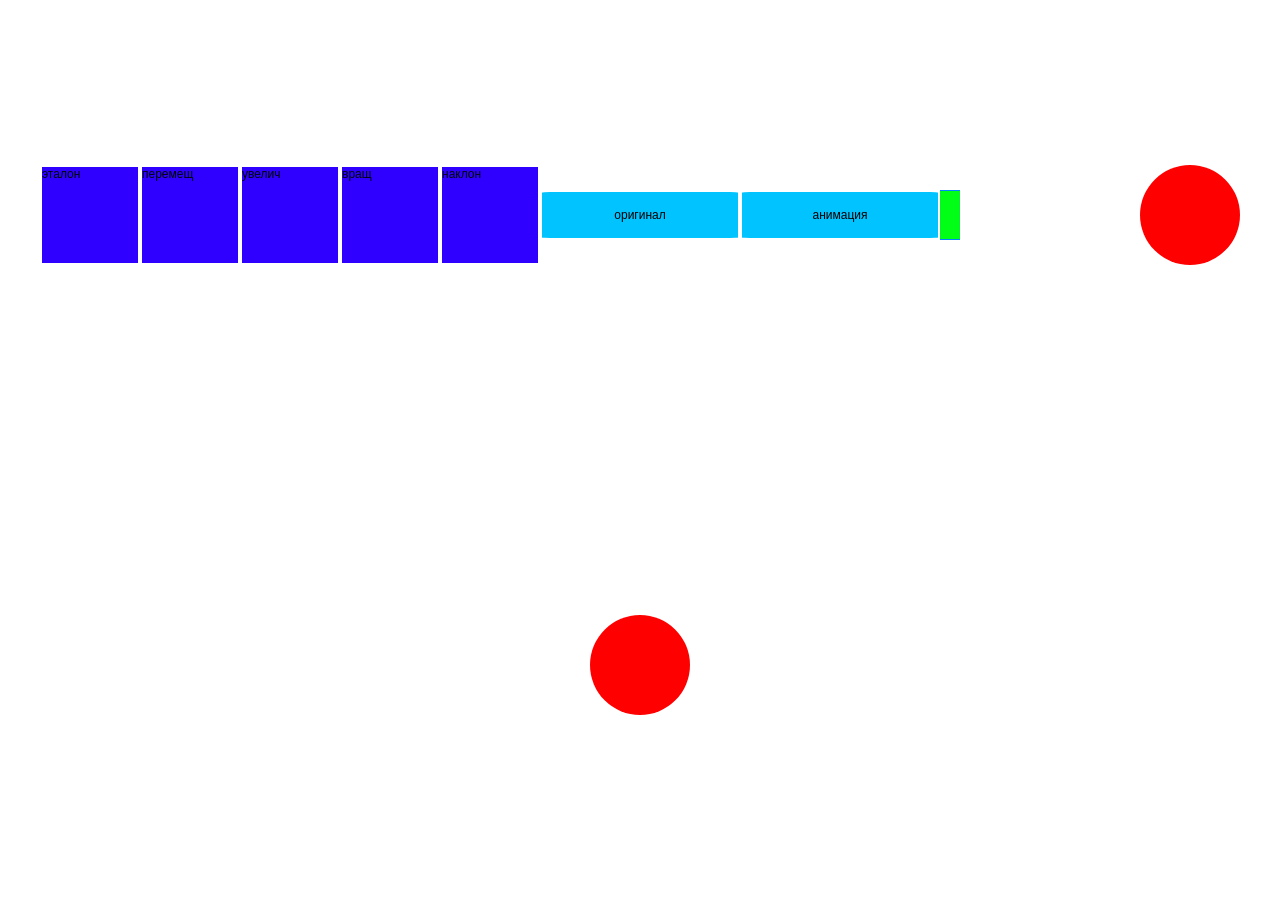
<file: animation/index.html>
<!DOCTYPE html>
<html lang="en">
<head>
    <meta charset="UTF-8">
    <meta name="viewport" content="width=device-width, initial-scale=1.0">
    <title>Animation</title>
    <link rel="stylesheet" href="style.css">
</head>
<body>
<div class="tasks">
    <div class="square">эталон</div>
    <div class="translate-square">перемещ</div>
    <div class="scale-square">увелич</div>
    <div class="rotate-square">вращ</div>
    <div class="skew-square">наклон</div>

    <div class="button">оригинал</div>
    <div class="animated-button">анимация</div>

    <div class="progress"></div>

    <div class="bouncing-ball"></div>
    <div class="pulse"></div>
</div>
</body>
</html>
</file>
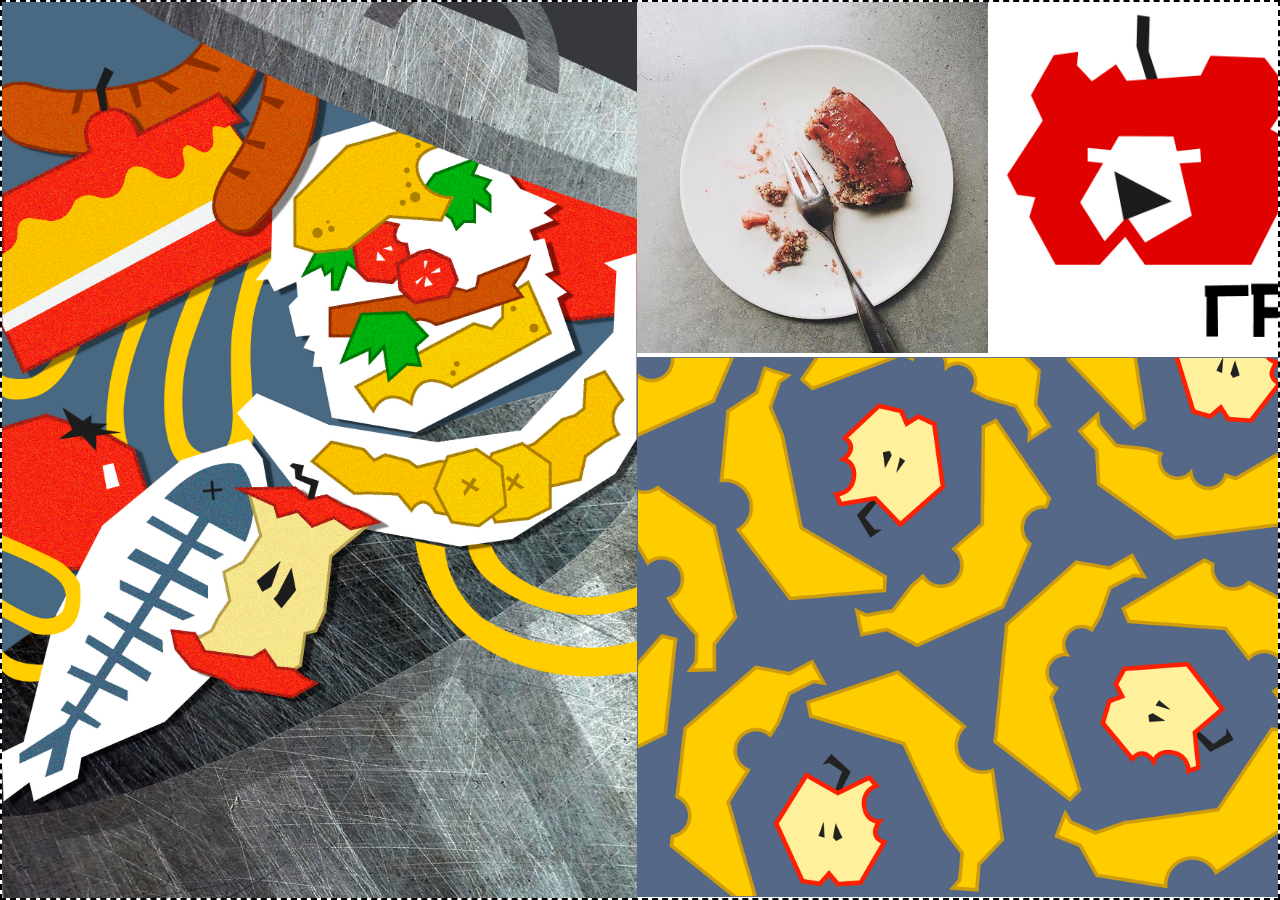
<file: flex/flexbox.html>
<!DOCTYPE html>
<html lang="en">
<head>
    <meta charset="UTF-8">
    <meta name="viewport" content="width=device-width, initial-scale=1.0">
    <title>Flexbox</title>
    <link rel="stylesheet" href="flexbox.css">
</head>
<body>
    <div class="container">
        <section class="left-column">
            <div class="picture1">
                <img src="картинки/6.jpg" alt="Image 4">
            </div>
        </section>
         <section class="right-column">
            <div class="re">
                <div class="picture3">
                    <img src="картинки/4.jpg" alt="Image 2">
                </div> 
                <div class="picture">
                    <img src="картинки/1.jpg" alt="Image 1">
                </div>
            </div>
            <div class="picture2">
                <img src="картинки/7.jpg" alt="Image 7">
            </div>    
         </section> 
    </div>  
</body>
</html>
</file>
<file: animation/style.css>
* {
    margin: 0;
    padding: 0;
    box-sizing: border-box;
}

.tasks {
    display: flex;
    justify-content: center;
    align-items: center;
    width: 100vw;
    height: 100vh;
    flex-wrap: wrap;
    flex-direction: row;

}

.square {
    width: 100px;
    height: 100px;
    background-color: rgb(47, 0, 255);
    border: white 2px solid;
    transition: transform 0.3s ease;
     justify-content: center;
    align-items: center;
    font: 12px Arial;
}

.translate-square, .scale-square, .rotate-square, .skew-square {
    width: 100px;
    height: 100px;
    background-color: rgb(47, 0, 255);
    border: white 2px solid;
    transition: transform 0.3s ease;
    justify-content: center;
    align-items: center;
    font: 12px Arial;
}

.translate-square:hover {
    transform: translate(50px, -50px);
}

.scale-square:hover {
    transform: scale(1.5);
}

.rotate-square {
    transition: transform 0.3s ease;
}

.rotate-square:hover {
    transform: rotate(45deg);
}

.skew-square:hover {
    transform: skew(20deg, 20deg);
}

.button,.animated-button {
    width: 200px;
    height: 50px;
    display: flex;
    justify-content: center;
    align-items: center;
    background-color: rgb(0, 195, 255);
    border: white 2px solid;
    border-radius: 5%;
    font: 12px Arial;
}

.button{
transition: transform 0.2s ease, background-color 0.2s ease, box-shadow 0.2s ease;
}

.animated-button:hover {
    transform: scale(1.02);
    background-color: rgb(0, 255, 195);
    box-shadow: 0px 0px 10px rgb(0, 255, 195);
}

.progress {
    width: 200px;
    height: 50px;
    background-color: rgb(0, 255, 21);
    border: rgb(0, 132, 255) 1px solid;
    transition: transform 0.6s ease-in-out;
    transform-origin: left;
    transform: scaleX(0.1);
}
.progress:hover {
    transform: scaleX(1);
}

@keyframes bounce {
    0%,50%,100% {
        transform: translateY(0);
    }
    25% {
        transform: translateY(-100px);
    }
    75% {
        transform: translateY(-50px);
    }
}

.bouncing-ball {
    width: 100px;
    height: 100px;
    background-color: rgb(255, 0, 0);
    border-radius: 50%;
    position: relative;
    animation: bounce 2s infinite;
} 

@keyframes pulse {
    0%, 100% {
        transform: scale(1);
        opacity: 1;
    }
    50% {
        transform: scale(1.5);
        opacity: 0.5;
    }
      
}

.pulse {
    width: 100px;
    height: 100px;
    background-color: rgb(255, 0, 0);
    border-radius: 50%;
    animation: pulse 2s ease-in-out infinite;
    margin: 20px auto;
}
</file>
<file: flex/flexbox.css>
* {
    margin: 0;
    padding: 0;
    box-sizing: border-box;
}

.container {
display: flex;
width: 100%;
height: 100vh;
border: 2px dashed black;
overflow: hidden;
}

.left-column {
    display: flex;
    width: 100%;
    justify-content: flex-start;
    align-items: center;
}

.left-column img {
    width: auto;
    height: 100vh;
    object-fit: cover;
}


.right-column {
    display: flex;
    width: 100%;
    flex-direction: column;
    justify-content: space-between;
    align-items: start;
}
.picture img {
    display: flex;
    width: auto;
    height: 39vh;
    align-items: end;
}

.picture2 img {
    width: auto;
    height: 60vh;
}

.picture3 img {
    width: auto;
    height: 39vh;
}


.re {
    display: flex;
    flex-direction: row;
    align-self: stretch;
    align-items: space-between;
}

@media screen and (max-width: 767px) {
    .container {
        display: flex;
        flex-direction: column;
        width: 100%;
        height: auto;
        object-fit: contain
        gap: 10px;
    }
    .picture img,.picture2 img,.picture3 img, .picture1 img {
        display: flex;
        width: 100%;
        height: auto;
        object-fit: contain;
    }
.re {
    display: flex;
    flex-direction: column;
    align-self: stretch;
    align-items: space-between;
}
</file>
